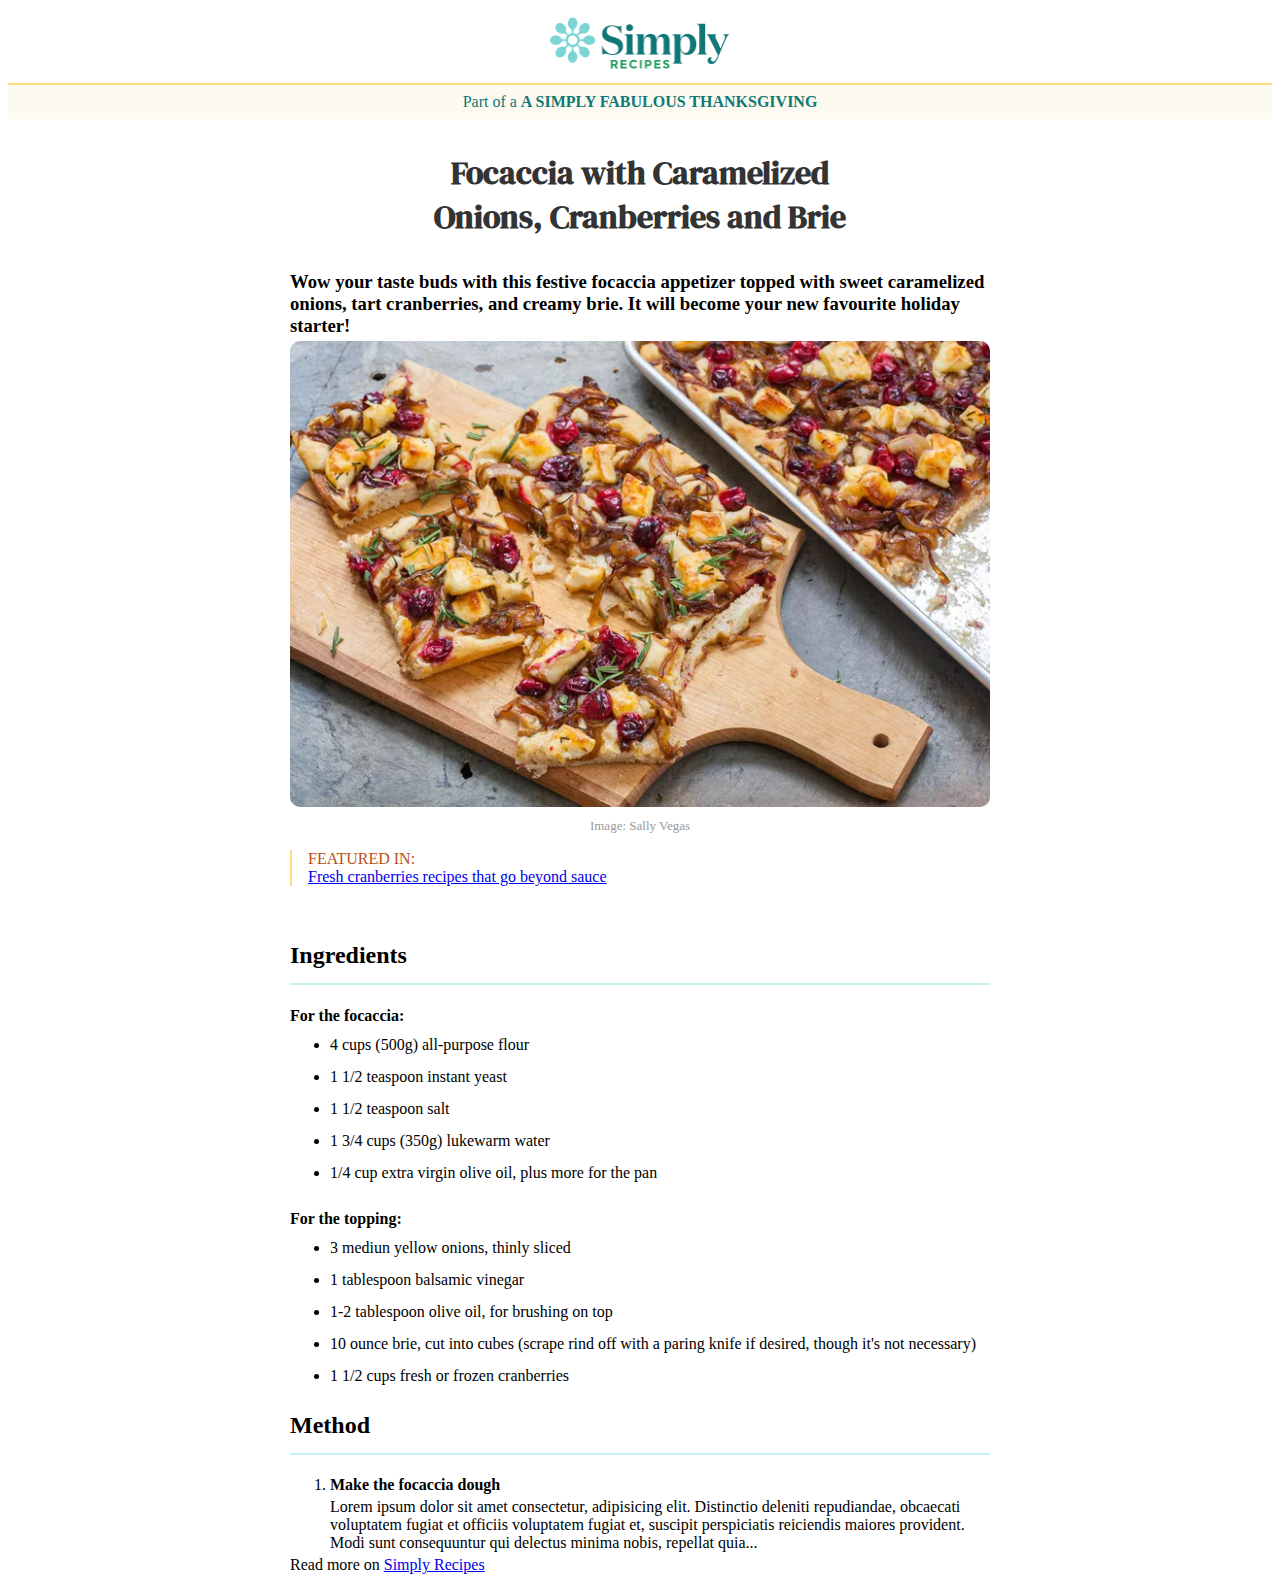
<file: index.html>
<!DOCTYPE html>
<html lang="en">

<head>
    <meta charset="UTF-8">
    <meta name="viewport" content="width=device-width, initial-scale=1.0">
    <link rel="preconnect" href="https://fonts.googleapis.com">
    <link rel="preconnect" href="https://fonts.gstatic.com" crossorigin>
    <link href="https://fonts.googleapis.com/css2?family=DM+Serif+Display&display=swap" rel="stylesheet">
    <link rel="stylesheet" href="./assets/style.css">
    <title>Focaccia with Caramelized Onions, Cranberries and Brie</title>

</head>

<body>
    <header>
        <img src="./assets/logo.png" alt="logo Simply Recipes" class="logo">
        <p class="description">Part of a <strong> A SIMPLY FABULOUS THANKSGIVING</strong></p>
    </header>
    <main>
        <div>
            <h1 class="title">Focaccia with Caramelized Onions, Cranberries and Brie</h1>
            <h3 class="margin-bottom-small">Wow your taste buds with this festive focaccia appetizer topped with sweet
                caramelized onions, tart
                cranberries, and creamy brie. It will become your new favourite holiday starter!</h3>
            <img src="./assets/focaccia.png" alt="focaccia">
            <div class="caption"><span>Image: Sally Vegas</span></div>

        </div>
        <div class="featured">
            <p>FeATuRED IN:</p>
            <a href="#">Fresh cranberries recipes that go beyond sauce</a>

        </div>
        <div>
            <h2>Ingredients</h2>
            <h4 class="margin-bottom-small">For the focaccia:</h4>
            <ul class="steps-list">
                <li>4 cups (500g) all-purpose flour</li>
                <li>1 1/2 teaspoon instant yeast</li>
                <li>1 1/2 teaspoon salt</li>
                <li>1 3/4 cups (350g) lukewarm water</li>
                <li>1/4 cup extra virgin olive oil, plus more for the pan</li>
            </ul>
            <h4 class="margin-bottom-small">For the topping:</h4>
            <ul class="steps-list">
                <li>3 mediun yellow onions, thinly sliced</li>
                <li>1 tablespoon balsamic vinegar</li>
                <li>1-2 tablespoon olive oil, for brushing on top</li>
                <li>10 ounce brie, cut into cubes (scrape rind off with a paring knife if desired, though it's not
                    necessary)</li>
                <li>1 1/2 cups fresh or frozen cranberries</li>
            </ul>
        </div>
        <div>
            <h2>Method</h2>
            <ol class="margin-bottom-small">
                <li>
                    <h4 class="margin-bottom-small">Make the focaccia dough</h4>
                    <p>Lorem ipsum dolor sit amet consectetur, adipisicing elit. Distinctio deleniti repudiandae,
                        obcaecati voluptatem fugiat et officiis voluptatem fugiat et, suscipit perspiciatis
                        reiciendis maiores provident.
                        Modi sunt consequuntur qui delectus minima nobis, repellat quia...</p>
                </li>
            </ol>
            <span>Read more on <a href="#">Simply Recipes</a></span>

        </div>
    </main>

</body>

</html>
</file>
<file: assets/style.css>
p,
h1,
h3,
p,
ul,
ol {
  margin: 0;
}

header {
  text-align: center;
}

.logo {
  max-width: 180px;
  padding: 8px;
}

.title {
  margin-inline: auto;
  width: 70%;
  text-align: center;
  font-family: "DM Serif Display", serif;
  color: #333333;
  font-size: 2rem;
  margin-block: 2rem;
}

main {
  width: 700px;
  margin-inline: auto;
}

.description {
  color: #107777;
  border-top: 2px solid #ffd877;
  background-color: #fdfbf1;
  padding: 8px;
}

div img,
video {
  width: 100%;
  border-radius: 10px;
}

.caption {
  text-align: center;
  color: #999999;
  width: 100%;
  font-size: small;
  margin-top: 7px;
}

.featured {
  border-left: 2px solid #ffd877;
  padding-left: 16px;
  margin-block: 16px 56px;
}

.featured p:first-child {
  color: #b94f1a;
  text-transform: uppercase;
}

h2 {
  border-bottom: 2px solid #c4f3f2;
  padding-bottom: 14px;
}

.steps-list li {
  line-height: 32px;
}

.margin-bottom-small {
  margin-bottom: 4px;
}
</file>
